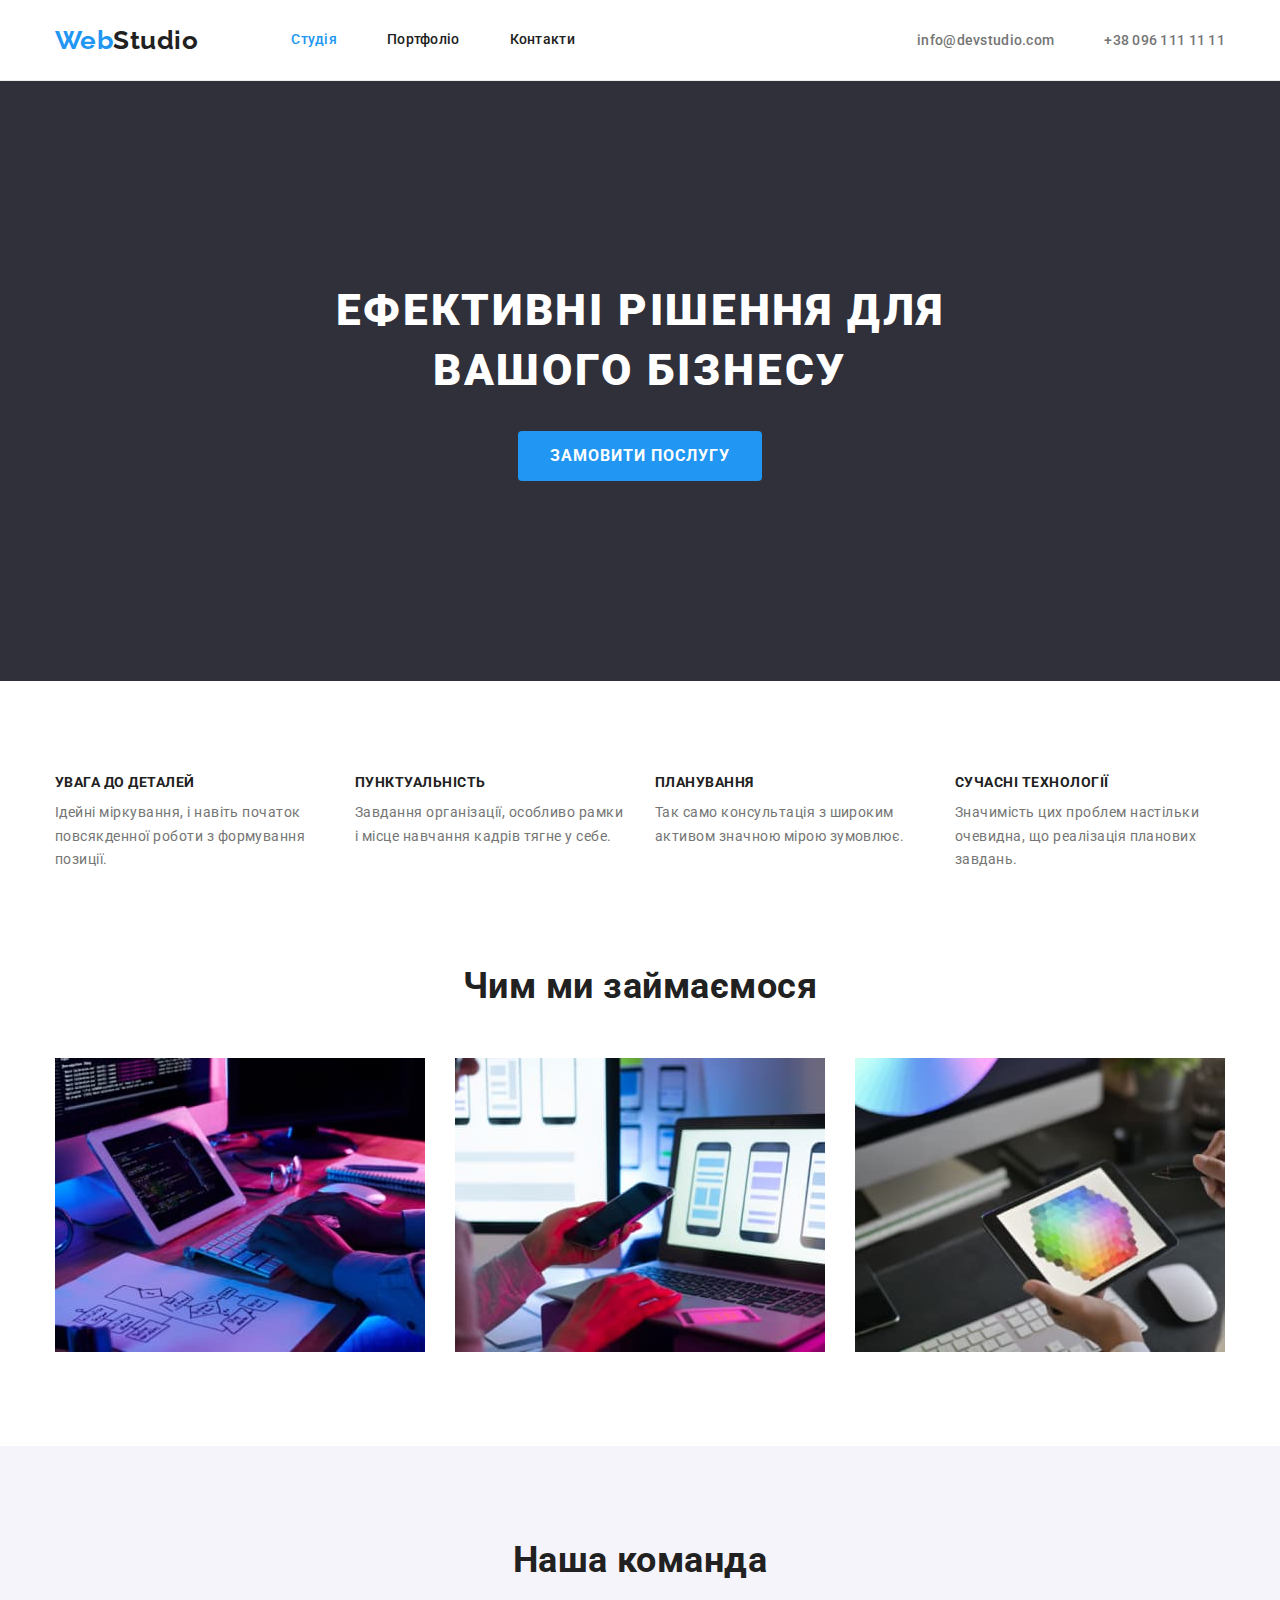
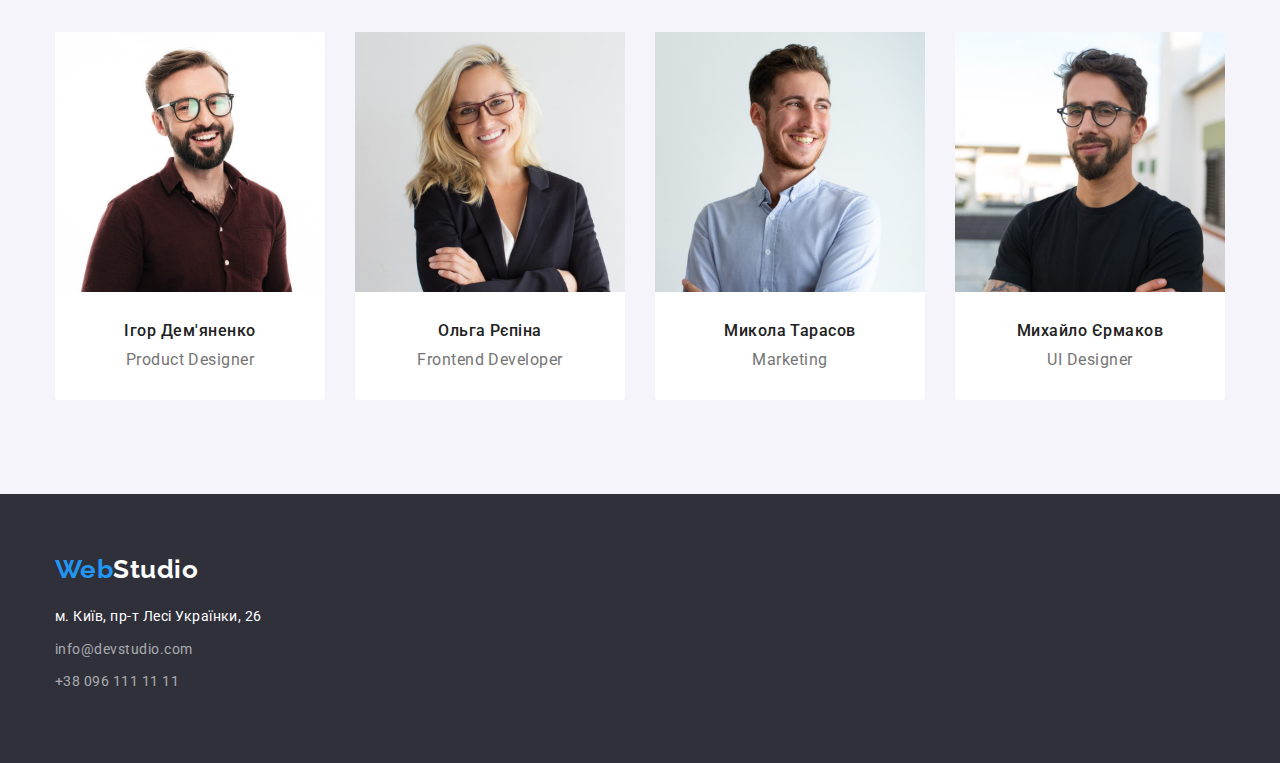
<file: index.html>
<!DOCTYPE html>
<html lang="uk">
  <head>
    <meta charset="UTF-8" />
    <meta http-equiv="X-UA-Compatible" content="IE=edge" />
    <meta name="viewport" content="width=device-width, initial-scale=1.0" />
    <title>Document</title>
    <link rel="preconnect" href="https://fonts.googleapis.com" />
    <link rel="preconnect" href="https://fonts.gstatic.com" crossorigin />
    <link
      href="https://fonts.googleapis.com/css2?family=Raleway:wght@700&family=Roboto:wght@400;500;700;900&display=swap"
      rel="stylesheet"
    />
    <link
      rel="stylesheet"
      href="https://cdnjs.cloudflare.com/ajax/libs/modern-normalize/1.1.0/modern-normalize.min.css"
    />
    <link rel="stylesheet" href="./css/styles.css" />
  </head>
  <body>
    <header class="header page-header">
      <div class="container header-container">
        <nav class="nav">
          <a class="logo-link logo link" href="./index.html"
            >Web<span class="logo-header logo">Studio</span>
          </a>
          <ul class="list header-list">
            <li class="logo-item">
              <a href="./index.html" class="site-nav current link">Студія</a>
            </li>
            <li class="logo-item">
              <a href="./portfolio.html" class="site-nav link">Портфоліо</a>
            </li>
            <li class="logo-item">
              <a href="" class="site-nav link">Контакти</a>
            </li>
          </ul>
        </nav>
        <ul class="list contact-list">
          <li class="contact-item">
            <a href="mailto:info@devstudio.com" class="contact-link link"
              >info@devstudio.com</a
            >
          </li>
          <li class="contact-item">
            <a href="tel:+380961111111" class="contact-link link"
              >+38 096 111 11 11</a
            >
          </li>
        </ul>
      </div>
    </header>
    <main>
      <section class="section-main section">
        <div class="container">
          <h1 class="main-title">
            Ефективні рішення для <br />
            вашого бізнесу
          </h1>
          <button class="main-button" type="button">Замовити послугу</button>
        </div>
      </section>
      <section class="section">
        <div class="container">
          <h2 class="visually-hidden">Особливості</h2>
          <ul class="list hidden-list">
            <li class="hidden-item">
              <h3 class="text-title">УВАГА ДО ДЕТАЛЕЙ</h3>
              <p class="text text-desk">
                Ідейні міркування, і навіть початок повсякденної роботи з
                формування позиції.
              </p>
            </li>
            <li class="hidden-item">
              <h3 class="text-title">ПУНКТУАЛЬНІСТЬ</h3>
              <p class="text text-desk">
                Завдання організації, особливо рамки і місце навчання кадрів
                тягне у себе.
              </p>
            </li>
            <li class="hidden-item">
              <h3 class="text-title">ПЛАНУВАННЯ</h3>
              <p class="text text-desk">
                Так само консультація з широким активом значною мірою зумовлює.
              </p>
            </li>
            <li class="hidden-item">
              <h3 class="text-title">СУЧАСНІ ТЕХНОЛОГІЇ</h3>
              <p class="text text-desk">
                Значимість цих проблем настільки очевидна, що реалізація
                планових завдань.
              </p>
            </li>
          </ul>
        </div>
      </section>
      <section class="section section-developments">
        <div class="container">
          <h2 class="secondary-title">Чим ми займаємося</h2>
          <ul class="list developments">
            <li class="item-developments">
              <img
                class="img"
                src="images/img.jpg"
                alt="Десктопні додатки"
                width="370"
              />
            </li>
            <li class="item-developments">
              <img
                class="img"
                src="images/img(1).jpg"
                alt="Мобільні додатки"
                width="370"
              />
            </li>
            <li class="item-developments">
              <img
                class="img"
                src="images/img(2).jpg"
                alt="Дизайнерські рішення"
                width="370"
              />
            </li>
          </ul>
        </div>
      </section>
      <section class="section-team section">
        <div class="container">
          <h2 class="secondary-title">Наша команда</h2>
          <ul class="list list-team">
            <li class="item team-item">
              <img
                class="img"
                src="images/img(3).jpg"
                alt="Ігор Дем'яненко Product Designer"
                width="270"
              />
              <div class="team-div">
                <h3 class="team">Ігор Дем'яненко</h3>
                <p class="text position">Product Designer</p>
              </div>
            </li>
            <li class="item team-item">
              <img
                class="img"
                src="images/img(4).jpg"
                alt="Ольга Рєпіна Frontend Developer"
                width="270"
              />
              <div class="team-div">
                <h3 class="team">Ольга Рєпіна</h3>
                <p class="text position">Frontend Developer</p>
              </div>
            </li>
            <li class="item team-item">
              <img
                class="img"
                src="images/img(5).jpg"
                alt="Микола Тарасов Marketing"
                width="270"
              />
              <div class="team-div">
                <h3 class="team">Микола Тарасов</h3>
                <p class="text position">Marketing</p>
              </div>
            </li>
            <li class="item team-item">
              <img
                class="img"
                src="images/img(6).jpg"
                alt="Михайло Єрмаков UI Designer"
                width="270"
              />
              <div class="team-div">
                <h3 class="team">Михайло Єрмаков</h3>
                <p class="text position">UI Designer</p>
              </div>
            </li>
          </ul>
        </div>
      </section>
    </main>
    <footer class="footer">
      <div class="container">
        <a class="footer-link logo link" href="./index.html"
          >Web<span class="logo-footer logo">Studio</span>
        </a>
        <address class="address">
          <p class="text-address">м. Київ, пр-т Лесі Українки, 26</p>
          <ul class="list">
            <li class="address-item">
              <a href="mailto:info@devstudio.com" class="footer-contact link"
                >info@devstudio.com</a
              >
            </li>
            <li class="address-item">
              <a href="tel:+380961111111" class="footer-contact link"
                >+38 096 111 11 11</a
              >
            </li>
          </ul>
        </address>
      </div>
    </footer>
  </body>
</html>
</file>
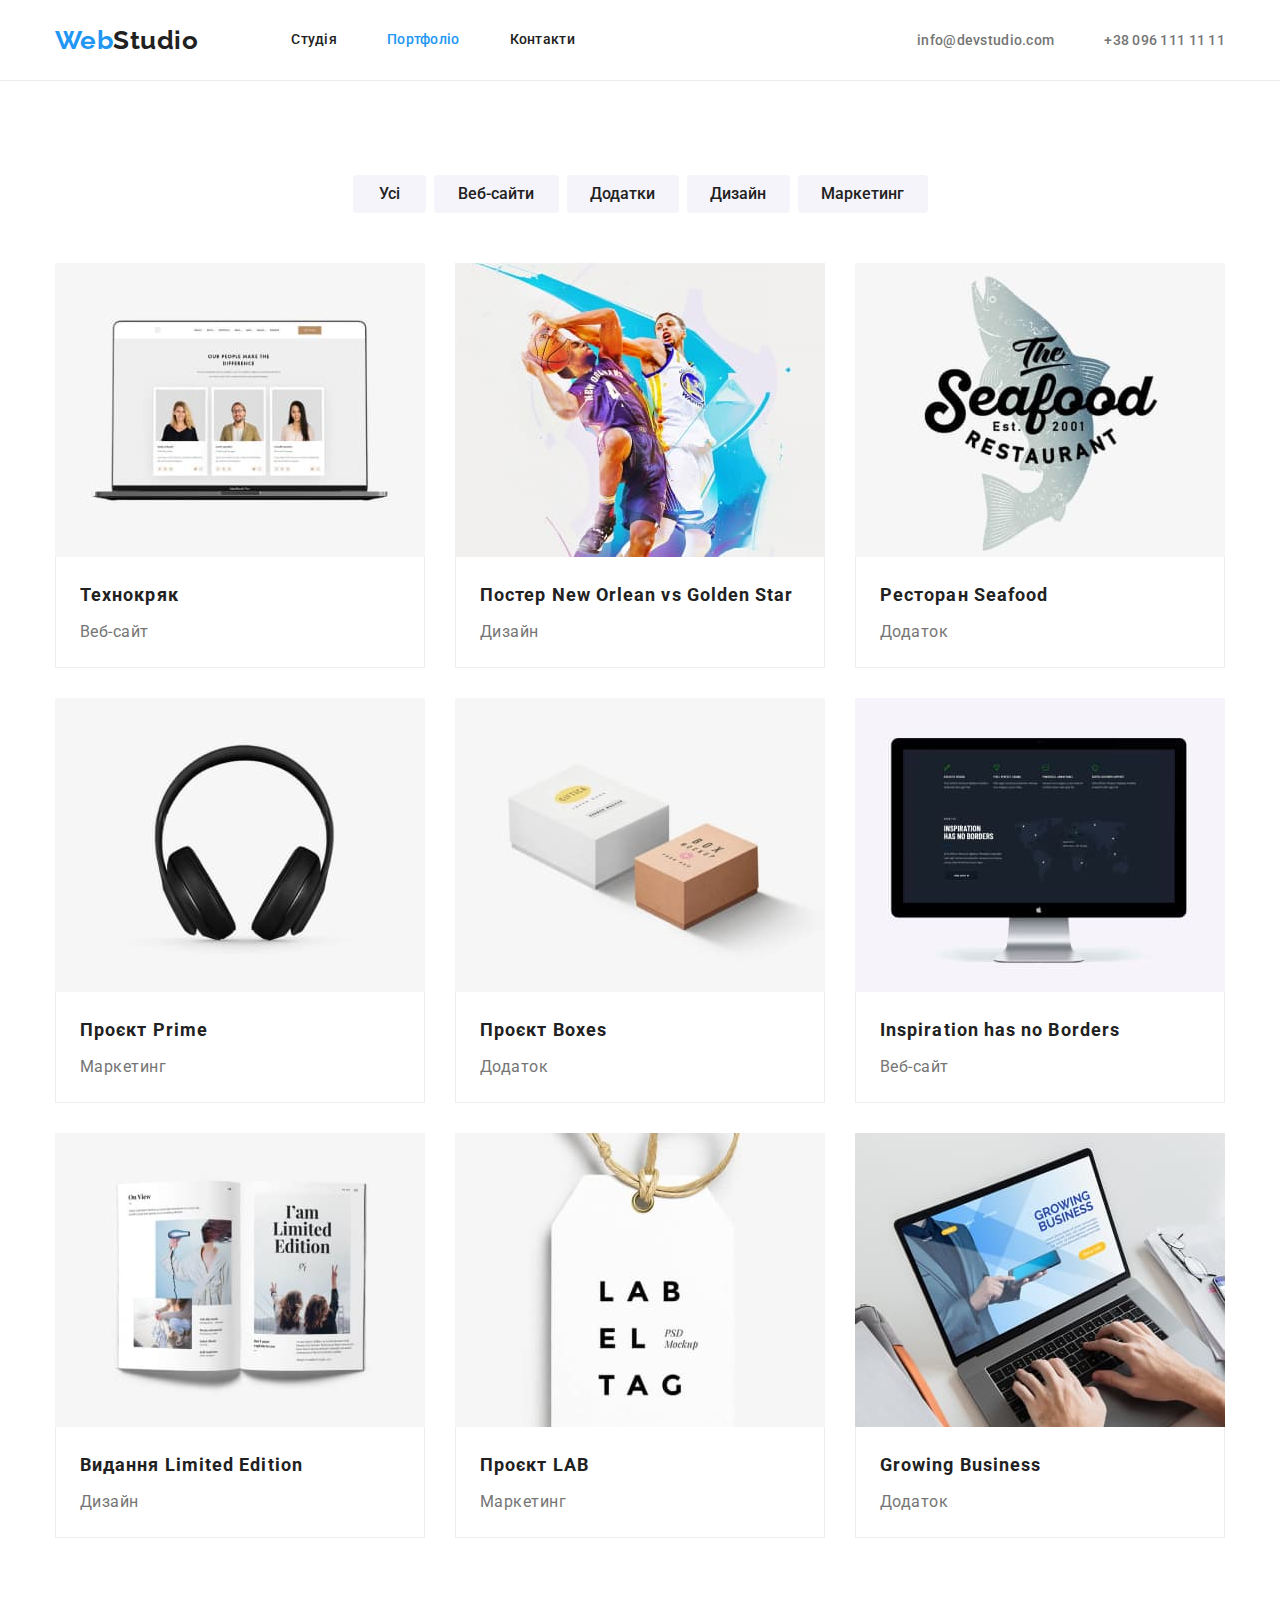
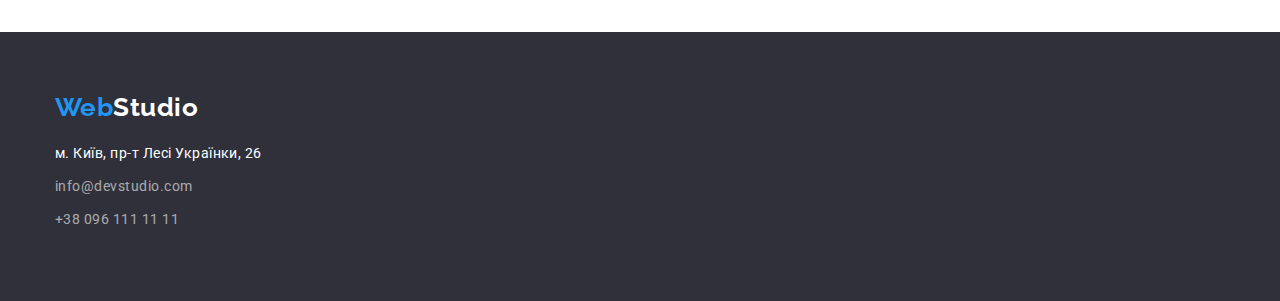
<file: portfolio.html>
<!DOCTYPE html>
<html lang="uk">
  <head>
    <meta charset="UTF-8" />
    <meta http-equiv="X-UA-Compatible" content="IE=edge" />
    <meta name="viewport" content="width=device-width, initial-scale=1.0" />
    <title>Document</title>
    <link rel="preconnect" href="https://fonts.googleapis.com" />
    <link rel="preconnect" href="https://fonts.gstatic.com" crossorigin />
    <link
      href="https://fonts.googleapis.com/css2?family=Raleway:wght@700&family=Roboto:wght@400;500;700;900&display=swap"
      rel="stylesheet"
    />
    <link
      rel="stylesheet"
      href="https://cdnjs.cloudflare.com/ajax/libs/modern-normalize/1.1.0/modern-normalize.min.css"
    />
    <link rel="stylesheet" href="./css/styles.css" />
  </head>
  <body>
    <header class="header">
      <div class="container header-container">
        <nav class="nav">
          <a class="logo-link logo link" href="./index.html"
            >Web<span class="logo-header logo">Studio</span>
          </a>
          <ul class="list header-list">
            <li class="logo-item">
              <a href="./index.html" class="site-nav link">Студія</a>
            </li>
            <li class="logo-item">
              <a href="./portfolio.html" class="site-nav current link"
                >Портфоліо</a
              >
            </li>
            <li class="logo-item">
              <a href="" class="site-nav link">Контакти</a>
            </li>
          </ul>
        </nav>
        <ul class="list contact-list">
          <li class="contact-item">
            <a href="mailto:info@devstudio.com" class="contact-link link"
              >info@devstudio.com</a
            >
          </li>
          <li class="contact-item">
            <a href="tel:+380961111111" class="contact-link link"
              >+38 096 111 11 11</a
            >
          </li>
        </ul>
      </div>
    </header>
    <main>
      <section class="section">
        <div class="container">
          <h1 class="visually-hidden">Портфоліо</h1>
          <ul class="list button-list">
            <li class="button-item">
              <button class="button button-filter first" type="button">
                Усі
              </button>
            </li>
            <li class="button-item">
              <button class="button button-filter second" type="button">
                Веб-сайти
              </button>
            </li>
            <li class="button-item">
              <button class="button button-filter third" type="button">
                Додатки
              </button>
            </li>
            <li class="button-item">
              <button class="button button-filter fourth" type="button">
                Дизайн
              </button>
            </li>
            <li class="button-item">
              <button class="button button-filter fifth" type="button">
                Маркетинг
              </button>
            </li>
          </ul>
          <ul class="list filter-list">
            <li class="item filter-item">
              <a href="" class="link-filter link">
                <img
                  class="img-filter"
                  src="images/img(7).jpg"
                  alt="ноутбук з розробниками"
                  width="370"
                />
                <div class="portfolio-title">
                  <h2 class="title-filter">Технокряк</h2>
                  <p class="text text-filter">Веб-сайт</p>
                </div>
              </a>
            </li>
            <li class="item filter-item">
              <a href="" class="link-filter link">
                <img
                  class="img-filter"
                  src="images/img(8).jpg"
                  alt="Постер New Orlean vs Golden Star"
                  width="370"
                />
                <div class="portfolio-title">
                  <h2 class="title-filter link">
                    Постер New Orlean vs Golden Star
                  </h2>
                  <p class="text text-filter">Дизайн</p>
                </div>
              </a>
            </li>
            <li class="item filter-item">
              <a href="" class="link-filter link">
                <img
                  class="img-filter"
                  src="images/img(9).jpg"
                  alt="емблема ресторану Seafood"
                  width="370"
                />
                <div class="portfolio-title">
                  <h2 class="title-filter link">Ресторан Seafood</h2>
                  <p class="text text-filter">Додаток</p>
                </div>
              </a>
            </li>
            <li class="item filter-item">
              <a href="" class="link-filter link">
                <img
                  class="img-filter"
                  src="images/img(10).jpg"
                  alt="Навушники"
                  width="370"
                />
                <div class="portfolio-title">
                  <h2 class="title-filter">Проєкт Prime</h2>
                  <p class="text text-filter">Маркетинг</p>
                </div></a
              >
            </li>
            <li class="item filter-item">
              <a href="" class="link-filter link">
                <img
                  class="img-filter"
                  src="images/img(11).jpg"
                  alt="Дві коробки"
                  width="370"
                />
                <div class="portfolio-title">
                  <h2 class="title-filter">Проєкт Boxes</h2>
                  <p class="text text-filter">Додаток</p>
                </div>
              </a>
            </li>
            <li class="item filter-item">
              <a href="" class="link-filter link">
                <img
                  class="img-filter"
                  src="images/img(12).jpg"
                  alt="Сторінка сайту"
                  width="370"
                />
                <div class="portfolio-title">
                  <h2 class="title-filter">Inspiration has no Borders</h2>
                  <p class="text text-filter">Веб-сайт</p>
                </div>
              </a>
            </li>
            <li class="item filter-item">
              <a href="" class="link-filter link">
                <img
                  class="img-filter"
                  src="images/img(13).jpg"
                  alt="Видання Limited Edition"
                  width="370"
                />
                <div class="portfolio-title">
                  <h2 class="title-filter link">Видання Limited Edition</h2>
                  <p class="text text-filter">Дизайн</p>
                </div>
              </a>
            </li>
            <li class="item filter-item">
              <a href="" class="link-filter link">
                <img
                  class="img-filter"
                  src="images/img(14).jpg"
                  alt="Бірка з назвою проекту LAB"
                  width="370"
                />
                <div class="portfolio-title">
                  <h2 class="title-filter link">Проєкт LAB</h2>
                  <p class="text text-filter">Маркетинг</p>
                </div>
              </a>
            </li>
            <li class="item filter-item">
              <a href="" class="link-filter link">
                <img
                  class="img-filter"
                  src="images/img(15).jpg"
                  alt="Початкова сторінка з інформацією про зростаючий бізнес"
                  width="370"
                />
                <div class="portfolio-title">
                  <h2 class="title-filter">Growing Business</h2>
                  <p class="text text-filter">Додаток</p>
                </div>
              </a>
            </li>
          </ul>
        </div>
      </section>
    </main>
    <footer class="footer">
      <div class="container">
        <a class="footer-link logo link" href="./index.html"
          >Web<span class="logo-footer logo">Studio</span>
        </a>
        <address class="address">
           <p class="text-address">м. Київ, пр-т Лесі Українки, 26</p>
             <ul class="list">
              <li class="address-item">
                <a href="mailto:info@devstudio.com" class="footer-contact link"
                  >info@devstudio.com</a
                >
              </li>
              <li class="address-item">
                <a href="tel:+380961111111" class="footer-contact link"
                  >+38 096 111 11 11</a
                >
              </li>
            </ul>
        </address>
      </div>
    </footer>
  </body>
</html>
</file>
<file: css/styles.css>
:root {
  --main-text-color: #212121;
  --secondary-text-color: #757575;
  --secondary-color: #2196f3;
  --primary-style-button: #f5f4fa;
  --secondary-text-btn: #ffffff;
  --text-footer: #ffffff;
  --contact-link-footer: rgba(255, 255, 255, 0.6);
  --background-color: #2f303a;
  --secondary-background-color: #ffffff;
  --third-background-color: #f5f5f5;
  --fourth-background-color: #f5f4fa;
  --background-main-button: #188ce8;
  --border-color: #EEEEEE;
  --border-header-color:#ECECEC;
}
.visually-hidden {
  position: absolute;
  white-space: nowrap;
  width: 1px;
  height: 1px;
  overflow: hidden;
  border: 0;
  padding: 0;
  clip: rect(0 0 0 0);
  clip-path: inset(50%);
  margin: -1px;
}

body {
  color: var(--main-text-color);
  font-family: Roboto, sans-serif;
  letter-spacing: 0.03em;
}

h1,
h2,
h3,
h4,
h5,
h6,
p,
ul {
  margin: 0;
  padding: 0;
}
.container {
  width: 1200px;
  padding-left: 15px;
  padding-right: 15px;
  margin-left: auto;
  margin-right: auto;
  
}
/* Загальні стилі, для двух сторінок */
.list {
  list-style: none;
}
.item {
  background-color: var(--secondary-background-color);
}
.text {
  color: var(--secondary-text-color);
}
.link {
  text-decoration: none;
}
.section {
  padding-top: 94px;
  padding-bottom: 94px;
}
.button {
  color: var(--main-text-color);
  background-color: var(--primary-style-button);
}
/* --Логотип */
.header {
  background-color: var(--secondary-background-color);
  border-bottom: 1px solid var(--border-header-color);
}
.header-container {
  display: flex;
  align-items: center;
  justify-content: space-between;
}
.nav {
  display: flex;
  align-items: center;
}
.logo-link {
  color: var(--secondary-color);
}
.logo {
  font-style: normal;
  font-weight: 700;
  font-family: Raleway, sans-serif;
  font-size: 26px;
  line-height: 1.19;
}
.logo-header {
  color: var(--main-text-color);
}

.header-list {
  display: flex;
  margin-left: 93px;
}

.logo-item:not(:last-child){
  margin-right: 50px;
}
.site-nav {
  display: block;
  padding-top: 32px;
  padding-bottom: 32px;
  color: var(--main-text-color);
  font-weight: 500;
  font-size: 14px;
  line-height: 1.14;
  letter-spacing: 0.02em;
}
.site-nav:hover,
.site-nav:focus {
  color: var(--secondary-color);
}
.current {
  color: var(--secondary-color);
}
.site-nav-current:active {
  color: var(--secondary-color);
}
.contact-list {
  display: flex;
  margin-left: auto;
}
.contact-item + .contact-item {
  margin-left: 50px;
}
.contact-link {
  color: var(--secondary-text-color);
  font-weight: 500;
  font-size: 14px;
  line-height: 1.14;
  letter-spacing: 0.02em;
}
.contact-link:hover,
.contact-link:focus {
  color: var(--secondary-color);
}
/* Головний заголовок на index.html */
.section-main {
  background-color: var(--background-color);
  text-align: center;

  padding-top: 200px;
  padding-bottom: 200px;
}
.main-title {
  margin-bottom: 30px;
  color: var(--secondary-text-btn);
  font-weight: 900;
  font-size: 44px;
  line-height: 1.36;
  letter-spacing: 0.06em;
  text-transform: uppercase;
}
.main-button {
  display: inline-block;
  min-width: 216px;
  min-height: 50px;
  border: 0;
  border-radius: 4px;
  padding: 10px 32px;
  color: var(--secondary-text-btn);
  background-color: var(--secondary-color);
  font-weight: 700;
  font-family: inherit;
  font-size: 16px;
  line-height: 1.87;
  letter-spacing: 0.06em;
  text-transform: uppercase;
}
.main-button:hover,
.main-button:focus {
  color: var(--secondary-text-btn);
  background-color: var(--background-main-button);
}

/* особливості */
.hidden-list {
  display: flex;
}
.hidden-item {
 flex-basis: calc((100% - 90px)/4);
 margin-right: 30px;
}
.hidden-item:nth-child(4n){
  margin-right: 0;
}

.text-title {
  font-weight: 700;
  font-size: 14px;
  line-height: 1.14;
  margin-bottom: 10px;
  text-transform: uppercase;
}
.text-desk {
  font-weight: 400;
  font-size: 14px;
  line-height: 1.71;
}
/* чим ми займаємося */
.section-developments {
 padding-top: 0;
}
.developments {
  display: flex;
}
.img {
  display: block;
  max-width: 100%;
  height: auto;
}
.item-developments {
  margin-right: 30px;
}
.item-developments:nth-child(3n) {
  margin-right: 0;
}
/* наша команда */
.section-team {
  background-color: var(--fourth-background-color);
}
.list.list-team {
  display: flex;
}
.team-item{
  flex-basis: calc((100% - 90px)/4);
  border-radius: 0px 0px 4px 4px;
}
.team-div{
  padding-top: 30px;
  padding-bottom: 30px;
}

.team-item {
  margin-right: 30px;
}
.team-item:nth-child(4n) {
  margin-right: 0;
}

.secondary-title {
  margin-bottom: 50px;
  font-weight: 700;
  font-size: 36px;
  line-height: 1.16;
  text-align: center;
}

.team {
  margin-bottom: 10px;
  font-weight: 500;
  font-size: 16px;
  line-height: 1.18;
  text-align: center;
}
.position {
  font-size: 16px;
  line-height: 1.18;
  text-align: center;
}
/* Footer */
.footer {
  background-color: var(--background-color);
  padding-top: 60px;
  padding-bottom: 60px;  
}
.footer{
  display: flex;
  flex-direction: column;
}

.footer-link{
  color: var(--secondary-color);
  display: block;
  margin-bottom: 20px;
}
.logo-footer {
  color: var(--text-footer);
}
.address {
  color: var(--text-footer);
  font-style: normal;
  font-weight: 400;
  font-size: 14px;
  line-height: 1.71;
}
.text-address{
  margin-bottom: 9px;
}
.address-item{
  margin-bottom: 9px;
}
.address-item:nth-child(3n){
  margin-bottom: 0;
}
.footer-contact {
  color: var(--contact-link-footer);
}
.footer-contact:hover,
.footer-contact:focus{
  color: var(--secondary-color);
}

/*Портфоліо */
.button-list{
  display: flex;
  justify-content: center;
  margin-bottom: 50px;
}
.button-filter {
  display: inline-block;
  border: 0;
  border-radius: 4px;
  padding: 6px 22px;
  font-weight: 500;
  font-size: 16px;
  line-height: 1.62;
  text-align: center;
}

.button:hover,
.button:focus {
  color: var(--secondary-text-btn);
  background-color: var(--secondary-color);
}
.button-item{
  margin-right: 8px;
}
.button-item:nth-child(5n){
  margin-right: 0;
}
.first{
  padding:6px 25px;
  min-width: 73px;
}
.second{
  min-width: 125px;
}
.third{
  min-width: 112px;
}
.fourth{
  min-width: 103px;
}
.fifth{
  min-width: 130px;
}

.filter-list{
  display: flex;
  flex-wrap: wrap;
  gap: 30px;
}
.filter-item{
 flex-basis: calc((100% - 60px)/3);
}
.filter-item:nth-child(3n){
  margin-right: 0;
}
.filter-item:nth-last-child(-n+3){
  margin-bottom: 0;
}
.link-filter {
  color: var(--main-text-color);
}
.img-filter{
  display: block;
  max-width: 100%;
  height: auto;
}
.title-filter {
  margin-bottom: 4px;
  font-weight: 700;
  font-size: 18px;
  line-height: 2;
  letter-spacing: 0.06em;
}
.text-filter {
  font-size: 16px;
  line-height: 1.87;
}
.section-portfolio {
  background-color: var(--third-background-color);
}
.portfolio-title{
  padding-top: 20px;
  padding-bottom: 20px;
  padding-left: 24px;
  padding-right: 24px;
  border-left: 1px solid var(--border-color);
  border-right: 1px solid var(--border-color);
   border-bottom: 1px solid var(--border-color);
}
</file>
